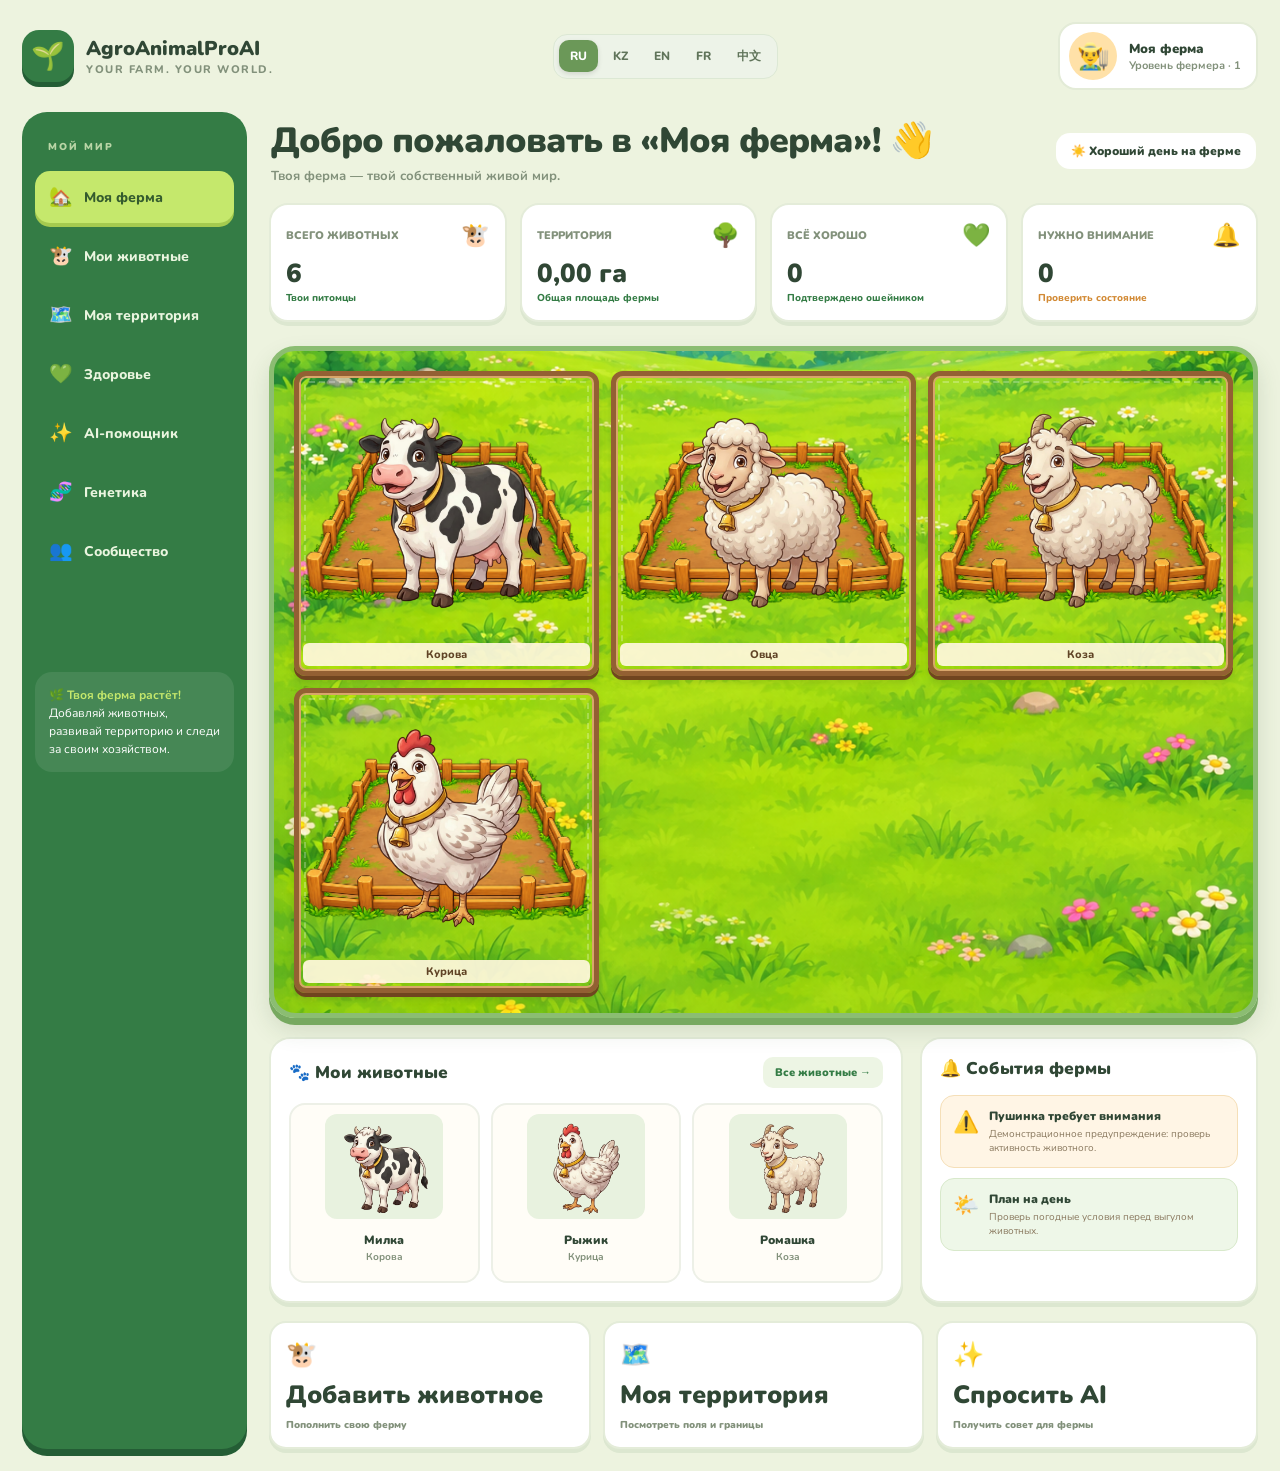
<file: index.html>
<!DOCTYPE html>
<html lang="ru">
<head>
  <meta charset="UTF-8">
  <meta name="viewport" content="width=device-width, initial-scale=1.0">
  <title>AgroAnimalProAI</title>
  <link rel="stylesheet" href="css/style.css">
  <!-- Яндекс Карты API 3.0 -->
<script src="https://api-maps.yandex.ru/v3/?apikey=ec31b8ee-4652-445e-8ce2-030893f51c09&lang=ru_RU"></script>
</head>

<body>
  <div class="app">

    <header class="topbar">
      <div class="brand">
        <div class="logo">🌱</div>
        <div>
          <div class="brand-name">AgroAnimalProAI</div>
          <div class="brand-sub">YOUR FARM. YOUR WORLD.</div>
        </div>
      </div>

      <!-- ПЕРЕКЛЮЧАТЕЛЬ ЯЗЫКА -->
      <div class="language-switcher">
  <button type="button" class="language-btn active" data-lang="ru">RU</button>
  <button type="button" class="language-btn" data-lang="kk">KZ</button>
  <button type="button" class="language-btn" data-lang="en">EN</button>
  <button type="button" class="language-btn" data-lang="fr">FR</button>
  <button type="button" class="language-btn" data-lang="zh">中文</button>
</div>

      <div class="player" onclick="openOwnerProfile()" style="cursor:pointer">
  <div class="player-avatar" id="ownerAvatar">👨‍🌾</div>
  <div>
    <div class="player-name" id="ownerNickname">Моя ферма</div>
    <div class="player-level" data-i18n="farmerLevel">
  Уровень фермера · 1
</div>
  </div>
</div>
    </header>

    <div class="layout">

  <!-- БОКОВОЕ МЕНЮ -->
  <aside class="sidebar">

    <div class="side-title" data-i18n="world">МОЙ МИР</div>

    <button class="nav-item active" data-page="home">
      <span class="nav-icon">🏡</span>
      <span data-i18n="farm">Моя ферма</span>
    </button>

    <button class="nav-item" data-page="animals">
      <span class="nav-icon">🐮</span>
      <span data-i18n="animals">Мои животные</span>
    </button>

    <button class="nav-item" data-page="territory">
      <span class="nav-icon">🗺️</span>
      <span data-i18n="territory">Моя территория</span>
    </button>

    <button class="nav-item" data-page="health">
      <span class="nav-icon">💚</span>
      <span data-i18n="health">Здоровье</span>
    </button>

    <button class="nav-item" data-page="ai">
      <span class="nav-icon">✨</span>
      <span data-i18n="ai">AI-помощник</span>
    </button>

    <button class="nav-item" data-page="genetics">
      <span class="nav-icon">🧬</span>
      <span data-i18n="genetics">Генетика</span>
    </button>

    <button class="nav-item" data-page="community">
      <span class="nav-icon">👥</span>
      <span data-i18n="community">Сообщество</span>
    </button>

    <div class="side-bottom">
      🌿 <strong data-i18n="farmGrowing">Твоя ферма растёт!</strong><br>
      <span data-i18n="farmDescription">
        Добавляй животных, развивай территорию и следи за своим хозяйством.
      </span>
    </div>

  </aside>

  <main class="main">
        <div id="pages-container"></div>
      </main>

    </div>

    <div id="modals-container"></div>

  </div>

  <div class="toast" id="toast"></div>

  <script src="js/loader.js"></script>
</body>
</html>
</file>
<file: css/style.css>
@import url('https://fonts.googleapis.com/css2?family=Nunito:wght@400;600;700;800;900&display=swap');


.animal-scene {
  display: flex;
  align-items: flex-end;
  justify-content: center;
  gap: 15px;
}

.farm-animal {
  width: 85px;
  height: 85px;
  object-fit: contain;
  display: block;
  transition: transform 0.2s ease;
}

.farm-animal:hover {
  transform: translateY(-6px) scale(1.08);
}

:root {
  --green: #347c45;
  --green-dark: #245d35;
  --lime: #c5e86c;
  --cream: #fff9e9;
  --ink: #304735;
  --muted: #82917b;
  --orange: #f5a64b;
  --red: #ed7770;
  --panel: #ffffff;
}

* { box-sizing: border-box; }

body {
  margin: 0;
  background: #edf3df;
  color: var(--ink);
  font-family: 'Nunito', sans-serif;
}

button { font: inherit; cursor: pointer; border: 0; }

.app {
  max-width: 1600px;
  margin: auto;
  min-height: 100vh;
  padding: 22px;
}

.topbar {
  display: flex;
  justify-content: space-between;
  align-items: center;
  gap: 20px;
  margin-bottom: 22px;
}

.brand {
  display: flex;
  align-items: center;
  gap: 12px;
}

.logo {
  width: 52px;
  height: 52px;
  display: grid;
  place-items: center;
  border-radius: 17px;
  background: var(--green);
  color: white;
  font-size: 27px;
  box-shadow: 0 5px 0 #245d35;
}

.brand-name { font-size: 20px; font-weight: 900; }
.brand-sub { font-size: 11px; color: var(--muted); font-weight: 800; letter-spacing: 1.5px; }

.player {
  display: flex;
  align-items: center;
  gap: 12px;
  background: white;
  border: 2px solid #e3ebd7;
  padding: 8px 15px 8px 9px;
  border-radius: 18px;
}

.player-avatar {
  width: 38px;
  height: 38px;
  border-radius: 13px;
  background: #ffe1a8;
  display: grid;
  place-items: center;
  font-size: 22px;
}

.player-name { font-weight: 900; font-size: 13px; }
.player-level { color: var(--muted); font-size: 11px; font-weight: 700; }

.layout {
  display: grid;
  grid-template-columns: 225px minmax(0, 1fr);
  gap: 22px;
}

.sidebar {
  background: var(--green);
  border-radius: 25px;
  padding: 20px 13px;
  color: white;
  min-height: 720px;
  box-shadow: 0 7px 0 #245d35;
}

.side-title {
  padding: 8px 13px 17px;
  font-size: 10px;
  letter-spacing: 2px;
  font-weight: 900;
  color: #b9d5a6;
}

.nav-item {
  display: flex;
  align-items: center;
  gap: 12px;
  width: 100%;
  padding: 13px 14px;
  margin-bottom: 7px;
  border-radius: 15px;
  background: transparent;
  color: #eaf5df;
  font-size: 14px;
  font-weight: 800;
  text-align: left;
  transition: .2s;
}

.nav-item:hover { background: #ffffff20; transform: translateX(3px); }
.nav-item.active {
  background: var(--lime);
  color: #345b2e;
  box-shadow: 0 4px 0 #a4ca4f;
}

.nav-icon { font-size: 19px; width: 23px; text-align: center; }

.side-bottom {
  margin-top: 95px;
  background: #ffffff16;
  border-radius: 17px;
  padding: 14px;
  font-size: 12px;
  line-height: 1.5;
}

.side-bottom strong { color: var(--lime); }

.main { min-width: 0; }

.welcome {
  display: flex;
  align-items: center;
  justify-content: space-between;
  gap: 15px;
  margin: 5px 2px 18px;
}

.welcome h1 {
  font-size: clamp(25px, 3vw, 35px);
  margin: 0;
  font-weight: 900;
  letter-spacing: -1px;
}

.welcome p { margin: 3px 0 0; color: var(--muted); font-weight: 700; font-size: 13px; }

.date-pill {
  background: white;
  padding: 10px 15px;
  border-radius: 14px;
  font-size: 12px;
  font-weight: 900;
  white-space: nowrap;
}

.stats {
  display: grid;
  grid-template-columns: repeat(4, 1fr);
  gap: 13px;
  margin-bottom: 18px;
}

.stat {
  background: white;
  border-radius: 19px;
  padding: 15px;
  border: 2px solid #e4ecd9;
  box-shadow: 0 4px 0 #dce7d0;
}

.stat-top { display: flex; justify-content: space-between; align-items: center; }
.stat-icon { font-size: 23px; }
.stat-label { color: var(--muted); font-size: 11px; font-weight: 900; }
.stat-value { font-size: 26px; font-weight: 900; margin-top: 5px; }
.stat-note { font-size: 10px; color: var(--green); font-weight: 800; }

.farm-scene {
  min-height: 320px;
  position: relative;
  overflow: hidden;
  border-radius: 25px;
  border: 4px solid white;
  background: linear-gradient(#a9ddf5 0%, #d8f0d2 54%, #83c65c 55%, #6db34f 100%);
  box-shadow: 0 6px 0 #dce7d0;
}

.sun {
  position: absolute;
  right: 12%;
  top: 24px;
  width: 64px;
  height: 64px;
  background: #ffe68a;
  border-radius: 50%;
  box-shadow: 0 0 0 12px #ffe68a35, 0 0 45px #fff0a8;
}

.cloud {
  position: absolute;
  font-size: 43px;
  opacity: .8;
}

.cloud.one { top: 23px; left: 12%; }
.cloud.two { top: 73px; left: 48%; font-size: 30px; }

.hill {
  position: absolute;
  width: 70%;
  height: 150px;
  border-radius: 50%;
  bottom: 100px;
  background: #90ce72;
}

.hill.one { left: -15%; }
.hill.two { right: -15%; background: #a2d77d; }

.barn {
  position: absolute;
  bottom: 88px;
  left: 42%;
  font-size: 90px;
  filter: drop-shadow(0 5px 2px #477a3d50);
  z-index: 2;
}

.tree {
  position: absolute;
  bottom: 88px;
  font-size: 55px;
  z-index: 2;
}

.tree.a { left: 9%; }
.tree.b { right: 12%; font-size: 68px; }

.fence {
  position: absolute;
  bottom: 62px;
  left: 0;
  width: 100%;
  height: 43px;
  border-top: 7px solid #e7d2a0;
  border-bottom: 7px solid #e7d2a0;
  background: repeating-linear-gradient(90deg, transparent 0 65px, #e7d2a0 66px 73px, transparent 74px 110px);
  opacity: .9;
  z-index: 3;
}

.animal-scene {
  position: absolute;
  bottom: 65px;
  left: 23%;
  display: flex;
  gap: 35px;
  font-size: 49px;
  z-index: 4;
  filter: drop-shadow(0 4px 2px #315b3650);
}

.scene-label {
  position: absolute;
  left: 20px;
  top: 18px;
  z-index: 5;
  background: #ffffffdf;
  padding: 10px 15px;
  border-radius: 13px;
  font-weight: 900;
  font-size: 13px;
}

.scene-bottom {
  position: absolute;
  z-index: 5;
  bottom: 15px;
  right: 17px;
  background: #ffffffdf;
  border-radius: 12px;
  padding: 8px 12px;
  font-size: 11px;
  font-weight: 900;
}

.scene-bottom span { color: var(--green); }

.content-grid {
  display: grid;
  grid-template-columns: minmax(0, 1.5fr) minmax(260px, .8fr);
  gap: 17px;
  margin-top: 19px;
}

.panel {
  background: white;
  border-radius: 21px;
  padding: 18px;
  border: 2px solid #e4ecd9;
  box-shadow: 0 4px 0 #dce7d0;
  min-width: 0;
}

.panel-heading {
  display: flex;
  align-items: center;
  justify-content: space-between;
  gap: 10px;
  margin-bottom: 15px;
}

.panel-heading h2 { margin: 0; font-size: 17px; font-weight: 900; }
.panel-heading button { background: #edf5e4; color: var(--green); padding: 8px 12px; border-radius: 10px; font-size: 11px; font-weight: 900; }

.animals {
  display: grid;
  grid-template-columns: repeat(3, 1fr);
  gap: 11px;
}

.animal-card {
  border: 2px solid #edf0e7;
  background: #fffdf7;
  border-radius: 16px;
  padding: 12px 9px;
  text-align: center;
  transition: .2s;
}

.animal-card:hover { transform: translateY(-4px); border-color: #b9d98d; }
.animal-emoji { font-size: 39px; }
.animal-name { font-weight: 900; font-size: 12px; margin-top: 3px; }
.animal-info { color: var(--muted); font-size: 10px; font-weight: 700; margin: 2px 0 8px; }

.status {
  display: inline-block;
  border-radius: 20px;
  padding: 4px 8px;
  font-size: 9px;
  font-weight: 900;
}
.status.good { background: #e5f5d8; color: #4a8a37; }
.status.warn { background: #fff0ce; color: #b77a20; }
.status.bad { background: #ffe1dc; color: #c64d43; }

.alert {
  display: flex;
  gap: 10px;
  background: #fff5e5;
  border: 1px solid #f5dfb8;
  border-radius: 14px;
  padding: 12px;
  margin-bottom: 10px;
}

.alert-icon { font-size: 21px; }
.alert-title { font-size: 12px; font-weight: 900; }
.alert-text { font-size: 10px; color: #8a795f; margin-top: 3px; line-height: 1.4; }

.quick-actions {
  display: grid;
  grid-template-columns: repeat(3, 1fr);
  gap: 12px;
  margin-top: 18px;
}

.action {
  border-radius: 17px;
  background: #fff;
  border: 2px solid #e4ecd9;
  box-shadow: 0 4px 0 #dce7d0;
  padding: 15px;
  color: var(--ink);
  font-weight: 900;
  text-align: left;
  transition: .2s;
}
.action:hover { transform: translateY(-3px); }
.action span { display: block; font-size: 25px; margin-bottom: 6px; }
.action small { display: block; font-size: 10px; color: var(--muted); margin-top: 3px; }

.page-section { display: none; }
.page-section.active { display: block; }

.section-placeholder {
  min-height: 350px;
  display: grid;
  place-items: center;
  text-align: center;
  color: var(--muted);
}
.section-placeholder .big { font-size: 65px; }
.section-placeholder h2 { color: var(--ink); margin-bottom: 5px; }

.toast {
  position: fixed;
  bottom: 25px;
  right: 25px;
  background: #285e37;
  color: white;
  padding: 14px 20px;
  border-radius: 14px;
  font-size: 13px;
  font-weight: 800;
  opacity: 0;
  transform: translateY(15px);
  transition: .25s;
  pointer-events: none;
  z-index: 20;
}
.toast.show { opacity: 1; transform: translateY(0); }

@media (max-width: 950px) {
  .layout {
    grid-template-columns: 190px minmax(0,1fr);
  }

  .stats {
    grid-template-columns: repeat(2,1fr);
  }

  .content-grid {
    grid-template-columns: minmax(0, 1.3fr) minmax(220px, .9fr);
  }
}

@media (max-width: 650px) {
  .app { padding: 12px; }
  .layout { display: block; }
  .sidebar {
    min-height: auto;
    padding: 10px;
    margin-bottom: 17px;
    display: flex;
    overflow-x: auto;
    gap: 5px;
  }
  .side-title, .side-bottom { display: none; }
  .nav-item { width: auto; flex: 0 0 auto; margin: 0; padding: 10px; font-size: 11px; }
  .nav-icon { width: auto; }
  .welcome { align-items: flex-start; flex-direction: column; }
  .date-pill { display: none; }
  .animals { grid-template-columns: repeat(2,1fr); }
  .quick-actions { grid-template-columns: 1fr; }
  .farm-scene { min-height: 260px; }
  .barn { left: 39%; font-size: 70px; }
  .animal-scene { left: 12%; font-size: 38px; gap: 18px; }
  .tree { font-size: 42px; }
  .content-grid {
  grid-template-columns: 1fr;
}
}

.animal-modal-overlay {
  display: none;
  position: fixed;
  inset: 0;
  background: rgba(20, 35, 25, 0.65);
  z-index: 9999;
  justify-content: center;
  align-items: center;
  padding: 20px;
  overflow-y: auto;
}

.animal-modal-overlay.active {
  display: flex;
}

.animal-modal {
  background: #fffdf5;
  width: 100%;
  max-width: 550px;
  max-height: 90vh;
  overflow-y: auto;
  padding: 25px;
  border-radius: 20px;
  box-shadow: 0 15px 50px rgba(0,0,0,.2);
}

.animal-modal-header {
  display: flex;
  justify-content: space-between;
  align-items: center;
  margin-bottom: 20px;
}

.animal-modal-header button {
  border: none;
  background: #eee9dc;
  border-radius: 10px;
  padding: 9px 13px;
  cursor: pointer;
}

.animal-modal label {
  display: block;
  margin: 12px 0 6px;
  font-weight: 700;
  color: #344c37;
}

.animal-modal input,
.animal-modal select,
.animal-modal textarea {
  width: 100%;
  padding: 11px;
  border: 1px solid #d8dfd1;
  border-radius: 10px;
  font: inherit;
  box-sizing: border-box;
  background: white;
}

.animal-modal textarea {
  min-height: 75px;
  resize: vertical;
}

.animal-modal-actions {
  display: flex;
  gap: 10px;
  margin-top: 20px;
  flex-wrap: wrap;
}

.animal-modal-actions button {
  cursor: pointer;
  padding: 12px 16px;
  border-radius: 10px;
}
/* Карточки животных */
.animal-card {
  cursor: pointer;
  transition: transform 0.2s, box-shadow 0.2s;
}

.animal-card:hover {
  transform: translateY(-4px);
  box-shadow: 0 8px 20px rgba(0,0,0,0.12);
}

/* PNG изображение животного */
.animal-image {
  width: 100%;
  height: 150px;
  object-fit: contain;
  display: block;
  border-radius: 14px 14px 0 0;
  background: #e8f2df;
}

/* Информация в подробной карточке */
.animal-details {
  display: flex;
  gap: 18px;
  align-items: flex-start;
  flex-wrap: wrap;
}

.animal-details img {
  width: 190px;
  height: 170px;
  object-fit: contain;
  background: #e8f2df;
  border-radius: 14px;
}

.animal-details-info {
  flex: 1;
  min-width: 180px;
}

.animal-details-info p {
  margin: 10px 0;
  color: #344c37;
}

.animal-delete-button {
  background: #d94b4b;
  color: white;
  border: none;
  padding: 12px 16px;
  border-radius: 10px;
  cursor: pointer;
}
/* ФИЛЬТРЫ ЖИВОТНЫХ */

.animal-filters {
  display: flex;
  flex-wrap: wrap;
  gap: 9px;
  margin: 15px 0;
}

.animal-filter {
  background: white;
  color: var(--ink);
  border: 2px solid #e4ecd9;
  border-radius: 14px;
  padding: 10px 15px;
  font-weight: 800;
  font-size: 12px;
  transition: .2s;
}

.animal-filter:hover {
  border-color: var(--green);
}

.animal-filter.active {
  background: var(--green);
  color: white;
  border-color: var(--green);
}

/* КАРТОЧКИ ЖИВОТНЫХ */

#animalList {
  display: grid;
  grid-template-columns: repeat(5, minmax(0, 1fr));
  gap: 14px;
  align-items: start;
}

#animalList .animal-card {
  width: 100%;
  max-width: 200px;
  padding: 0 0 12px;
  overflow: hidden;
  cursor: pointer;
  border: 2px solid #edf0e7;
  background: #fffdf7;
  border-radius: 16px;
  text-align: center;
  transition: .2s;
}

/* ИЗОБРАЖЕНИЕ В КАРТОЧКЕ */

#animalList .animal-card img {
  display: block;
  width: 100%;
  height: 155px;
  object-fit: contain;
  border-radius: 14px 14px 0 0;
  margin: 0 auto 8px;
}

#animalList .animal-card:hover {
  transform: translateY(-4px);
  border-color: #b9d98d;
  box-shadow: 0 6px 15px #30473518;
}

.animal-image {
  width: 100%;
  height: 155px;
  display: block;
  object-fit: contain;
  background: #e8f2df;
}

#animalList .animal-name {
  font-size: 14px;
  margin-top: 10px;
}

#animalList .animal-info {
  font-size: 11px;
}

/* ОКНО ИНФОРМАЦИИ */

.animal-details {
  display: flex;
  flex-wrap: wrap;
  gap: 20px;
}

.animal-details img {
  width: 190px;
  height: 190px;
  object-fit: contain;
  background: #e8f2df;
  border-radius: 15px;
}

.animal-details-info {
  flex: 1;
  min-width: 180px;
}

.animal-details-info p {
  margin: 9px 0;
  font-size: 13px;
}

.animal-delete-button {
  background: #d94b4b;
  color: white;
  border: none;
  border-radius: 10px;
  padding: 12px 16px;
  font-weight: 800;
  cursor: pointer;
}

.empty-animals {
  text-align: center;
  padding: 35px 10px;
  color: var(--muted);
  font-weight: 800;
}

@media (max-width: 650px) {
  #animalList {
    grid-template-columns: repeat(2, minmax(0, 1fr));
  }

  .animal-details img {
    width: 100%;
  }
}
/* ЖИВОТНЫЕ НА ГЛАВНОМ ЭКРАНЕ */
/* ЖИВОТНЫЕ ВНУТРИ СЦЕНЫ ФЕРМЫ */

#farmAnimalScene {
  display: flex;
  align-items: flex-end;
  justify-content: center;
  flex-wrap: wrap;
  gap: 15px;
  z-index: 4;
}

#farmAnimalScene .farm-animal {
  width: 85px;
  height: 85px;
  object-fit: contain;
  cursor: pointer;
  transition: transform .2s ease;
}

#farmAnimalScene .farm-animal:hover {
  transform: translateY(-8px) scale(1.1);
}

@media (max-width: 650px) {
  #farmAnimalScene {
    left: 5%;
    right: 5%;
    gap: 8px;
  }

  #farmAnimalScene .farm-animal {
    width: 55px;
    height: 55px;
  }
}

.home-recent {
  display: grid;
  grid-template-columns: repeat(3, minmax(0, 1fr));
  gap: 11px;
}

.home-recent-card {
  padding: 9px;
  border: 2px solid #edf0e7;
  border-radius: 16px;
  background: #fffdf7;
  text-align: center;
  cursor: pointer;
  transition: .2s;
  min-width: 0;
}

.home-recent-card:hover {
  transform: translateY(-4px);
  border-color: #b9d98d;
}

.home-recent-card img {
  width: 70%;
  height: 105px;
  object-fit: contain;
  background: #e8f2df;
  border-radius: 12px;
}

.home-recent-card .animal-name {
  font-size: 12px;
  font-weight: 900;
  margin-top: 7px;
  overflow-wrap: anywhere;
}

.home-recent-card .animal-info {
  font-size: 10px;
}

.home-empty {
  color: var(--muted);
  font-size: 12px;
  font-weight: 800;
  padding: 12px 0;
}

@media (max-width: 650px) {
  .home-recent {
    grid-template-columns: repeat(2, minmax(0, 1fr));
  }

  .home-species-button {
    width: 85px;
    height: 85px;
  }
}
/* ================================
   ПРОФИЛЬ ВЛАДЕЛЬЦА
================================ */

.owner-profile {
  margin-bottom: 24px;
}

.owner-profile-content {
  display: flex;
  align-items: center;
  gap: 24px;
  padding: 15px 0;
}

.owner-avatar {
  width: 110px;
  height: 110px;
  min-width: 110px;
  border-radius: 50%;
  background: #eef7e8;
  border: 3px solid #d8e9cb;

  display: flex;
  align-items: center;
  justify-content: center;

  font-size: 55px;
  overflow: hidden;
}

.owner-avatar img {
  width: 100%;
  height: 100%;
  object-fit: cover;
}

.owner-info {
  min-width: 0;
}

.owner-info h2 {
  margin: 0 0 5px;
  font-size: 22px;
  color: #315c35;
}

.owner-info h3 {
  margin: 12px 0 5px;
  font-size: 18px;
  color: #4d8b3e;
}

.owner-info p {
  margin: 5px 0;
  color: #777;
  line-height: 1.5;
}

@media (max-width: 600px) {
  .owner-profile-content {
    gap: 15px;
  }

  .owner-avatar {
    width: 80px;
    height: 80px;
    min-width: 80px;
    font-size: 40px;
  }

  .owner-info h2 {
    font-size: 18px;
  }
}
/* Аватар владельца в верхней панели */
.player-avatar {
  width: 48px;
  height: 48px;
  min-width: 48px;
  flex: 0 0 48px;
  border-radius: 50%;
  overflow: hidden;
  display: flex;
  align-items: center;
  justify-content: center;
  font-size: 26px;
  position: relative;
}

.player-avatar img {
  display: block;
  width: 100%;
  height: 100%;
  max-width: 100%;
  max-height: 100%;
  object-fit: cover;
  border-radius: 50%;
}

/* =====================================
   AGROANIMALPROAI — ИГРОВАЯ ФЕРМА
===================================== */




.farm-game {
  position: relative;
  isolation: isolate;

  width: 100%;
  min-height: 650px;
  padding: 20px;
  margin-top: 24px;
  overflow: hidden;

  background-image: url("../images/farm/farm_background.png") !important;
  background-size: cover !important;
  background-position: center center !important;
  background-repeat: no-repeat !important;

  border: 5px solid #8bbd72;
  border-radius: 26px;

  box-shadow:
    0 7px 0 #77a960,
    0 12px 24px rgba(45, 83, 38, 0.15);
}




/* Заголовок фермы */

.farm-game-header {
  display: flex;
  align-items: center;
  justify-content: space-between;
  gap: 10px;
  margin-bottom: 20px;
}

.farm-game-header h2 {
  margin: 0;
  color: #315c35;
  font-size: 23px;
  font-weight: 800;
}

.farm-game-header p {
  margin: 5px 0 0;
  color: #52794b;
  font-size: 13px;
}

.farm-game-status {
  padding: 8px 12px;
  background: #e7f6dc;
  border: 1px solid #a6cc8d;
  border-radius: 30px;

  color: #397b39;
  font-size: 11px;
  font-weight: 800;
}

/* Сетка загонов */

.farm-paddock-grid {
  display: grid;
  grid-template-columns: repeat(3, minmax(0, 1fr));
  gap: 12px;
  width: 100%;
}

/* Один загон */

.farm-paddock {
  position: relative;
  aspect-ratio: 1 / 1;
  min-width: 0;

  overflow: hidden;
  border: 5px solid #936033;
  border-radius: 12px;

  background:
    radial-gradient(
      circle at 20% 25%,
      #c3e99a 0 2px,
      transparent 3px
    ),
    radial-gradient(
      circle at 75% 70%,
      #c3e99a 0 2px,
      transparent 3px
    ),
    linear-gradient(
      145deg,
      #a8d982,
      #7db85e
    );

  box-shadow:
    inset 0 0 0 2px #d8a66b,
    0 4px 0 #70451f,
    0 6px 9px rgba(44, 73, 30, 0.2);

  transition:
    transform 0.2s ease,
    box-shadow 0.2s ease;
}

/* Внутренняя деревянная рамка */

.farm-paddock::before {
  content: "";
  position: absolute;
  inset: 5px;

  border: 2px dashed rgba(255,255,255,0.25);
  border-radius: 5px;

  pointer-events: none;
}

/* Подпись загона */

.farm-paddock-name {
  position: absolute;
  left: 4px;
  right: 4px;
  bottom: 5px;
  z-index: 3;

  padding: 4px 2px;

  background: rgba(255, 248, 221, 0.92);
  border-radius: 6px;

  color: #604426;
  font-size: 11px;
  font-weight: 800;
  text-align: center;

  overflow: hidden;
  text-overflow: ellipsis;
  white-space: nowrap;
}

/* Животное внутри загона */

.farm-paddock-animal {
  position: absolute;
  left: 50%;
  top: 44%;

  width: 78%;
  height: 78%;

  object-fit: contain;
  transform: translate(-50%, -50%);

  z-index: 2;
  pointer-events: none;
}

/* Нижняя информация */

.farm-game-footer {
  display: flex;
  align-items: center;
  justify-content: space-between;
  gap: 8px;

  margin-top: 22px;
  padding: 12px 14px;

  background: rgba(255,255,255,0.55);
  border: 1px solid rgba(103, 151, 78, 0.3);
  border-radius: 12px;

  color: #42673a;
  font-size: 12px;
  font-weight: 700;
}

.farm-game-footer strong {
  color: #315c35;
  font-size: 15px;
}

/* Адаптация для телефонов */

@media (max-width: 480px) {

  .farm-game {
    padding: 12px;
    border-width: 3px;
    border-radius: 20px;
  }

  .farm-paddock-grid {
    gap: 8px;
  }

  .farm-paddock {
    border-width: 4px;
    border-radius: 9px;
  }

  .farm-paddock-name {
    font-size: 9px;
    bottom: 3px;
  }

  .farm-game-header h2 {
    font-size: 20px;
  }

  .farm-game-footer {
    font-size: 10px;
  }
}

/* =================================
   ТЕРРИТОРИЯ ФЕРМЫ
================================= */

.territory-layout {
  display: grid;
  grid-template-columns: minmax(0, 1fr) 280px;
  gap: 18px;
  align-items: start;
  width: 100%;
}

.territory-map-column {
  min-width: 0;
}

.territory-gps-column {
  min-width: 0;
}

.territory-map-panel {
  min-width: 0;
}

.territory-map-header {
  display: flex;
  justify-content: space-between;
  align-items: center;
  gap: 15px;
  flex-wrap: wrap;
  margin-bottom: 15px;
}

.territory-map-header h2 {
  margin-bottom: 5px;
}

.territory-map-header p {
  margin: 0;
}

#toggleDrawingToolsBtn {
  flex-shrink: 0;
  border: none;
  border-radius: 14px;
  padding: 12px 18px;
  background: #6b9858;
  color: white;
  font-weight: 800;
  cursor: pointer;
  box-shadow: 0 4px 0 #527943;
  transition: 0.2s;
}

#toggleDrawingToolsBtn:hover {
  transform: translateY(-2px);
}

.territory-gps-panel {
  position: sticky;
  top: 20px;
  border-radius: 20px;
}

.territory-gps-panel .stat-card {
  border-radius: 15px;
}

.territory-gps-panel button {
  width: 100%;
  border-radius: 12px;
}

/* Мобильная версия */
@media (max-width: 850px) {
  .territory-layout {
    grid-template-columns: 1fr;
  }

  .territory-gps-panel {
    position: static;
  }
}

@media (max-width: 550px) {
  .territory-map-header {
    align-items: stretch;
    flex-direction: column;
  }

  #toggleDrawingToolsBtn {
    width: 100%;
  }

  #farmMap {
    height: 380px !important;
  }
}

/* ПЕРЕКЛЮЧАТЕЛЬ ЯЗЫКА */

.language-switcher {
  display: flex;
  align-items: center;
  gap: 4px;
  padding: 5px;
  background: #edf3e8;
  border: 1px solid #dce8d4;
  border-radius: 14px;
}

.language-btn {
  border: none;
  background: transparent;
  color: #60745a;
  padding: 8px 11px;
  border-radius: 10px;
  font-size: 12px;
  font-weight: 800;
  cursor: pointer;
  transition: 0.2s;
}

.language-btn:hover {
  background: #dce9d3;
}

.language-btn.active {
  background: #6b9858;
  color: white;
  box-shadow: 0 2px 5px rgba(0,0,0,0.12);
}

@media (max-width: 550px) {
  .language-switcher {
    gap: 2px;
    padding: 3px;
  }

  .language-btn {
    padding: 7px 8px;
  }
}
</file>
